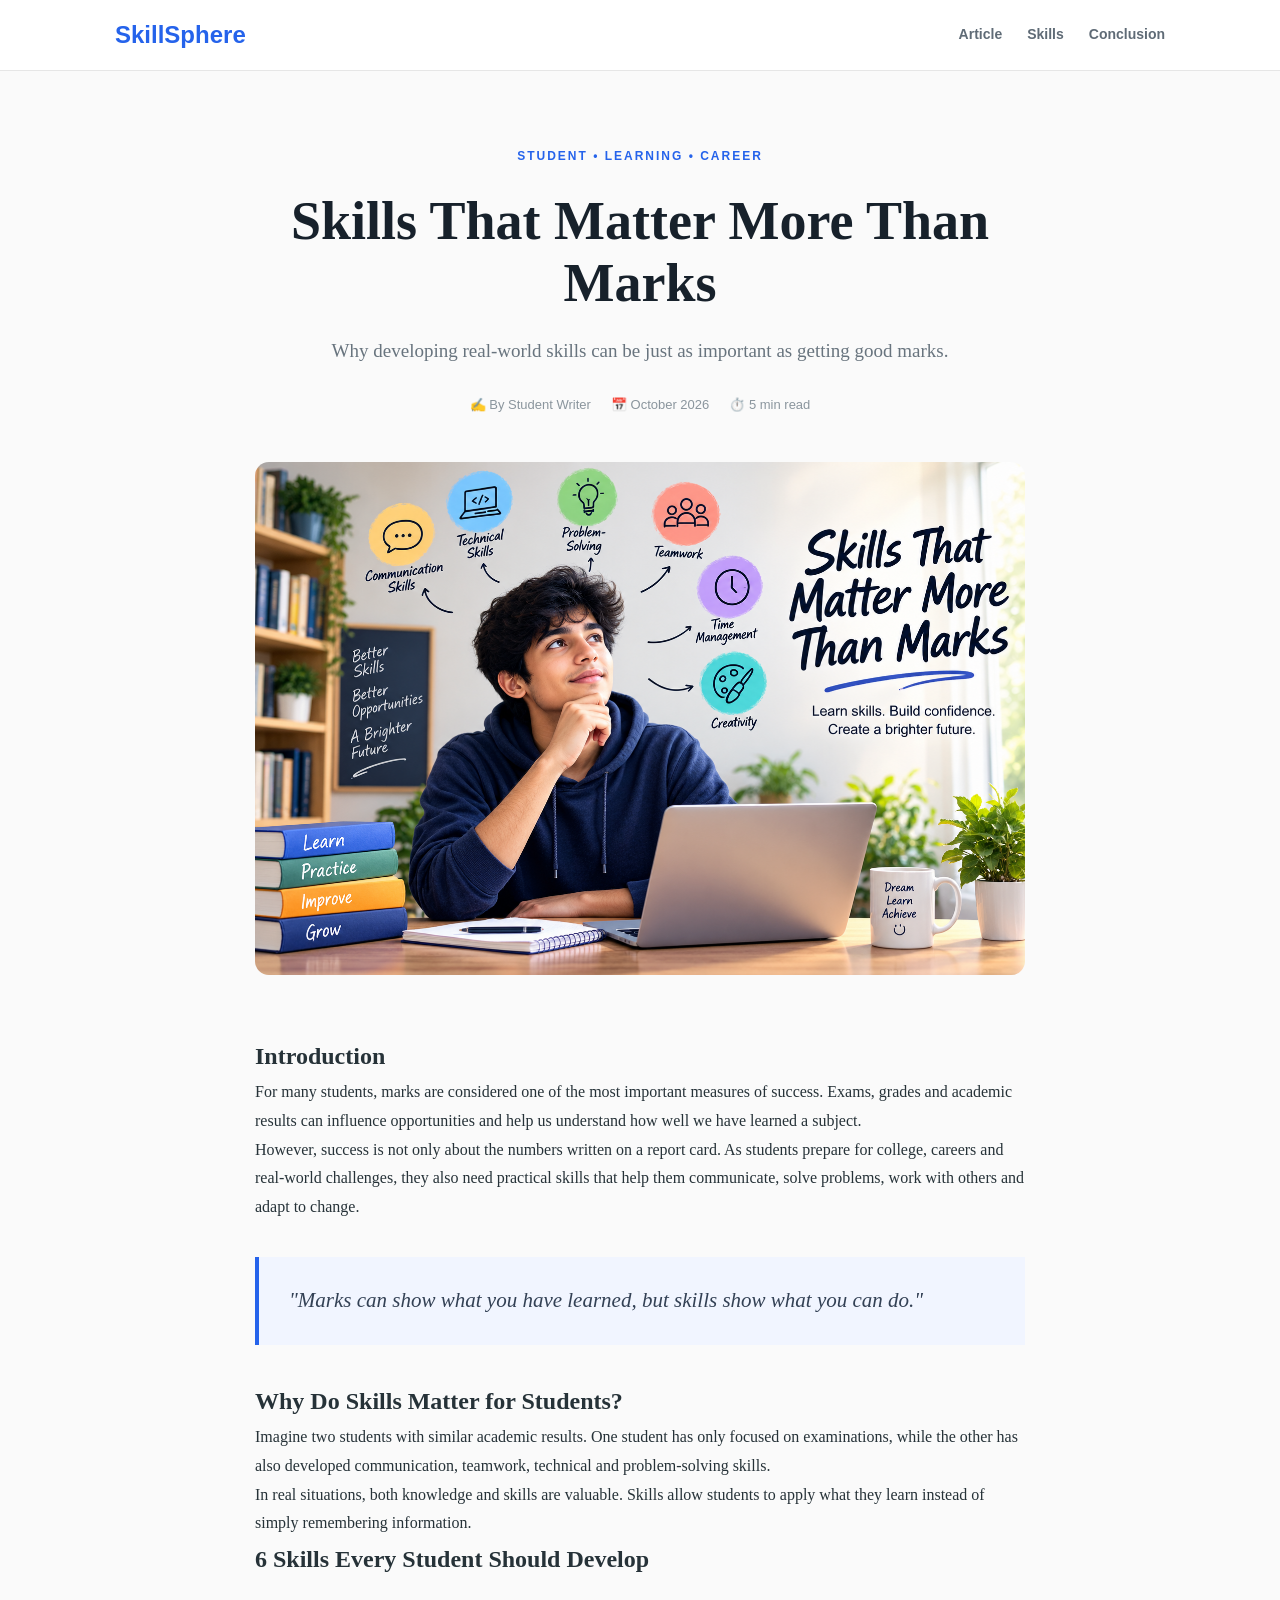
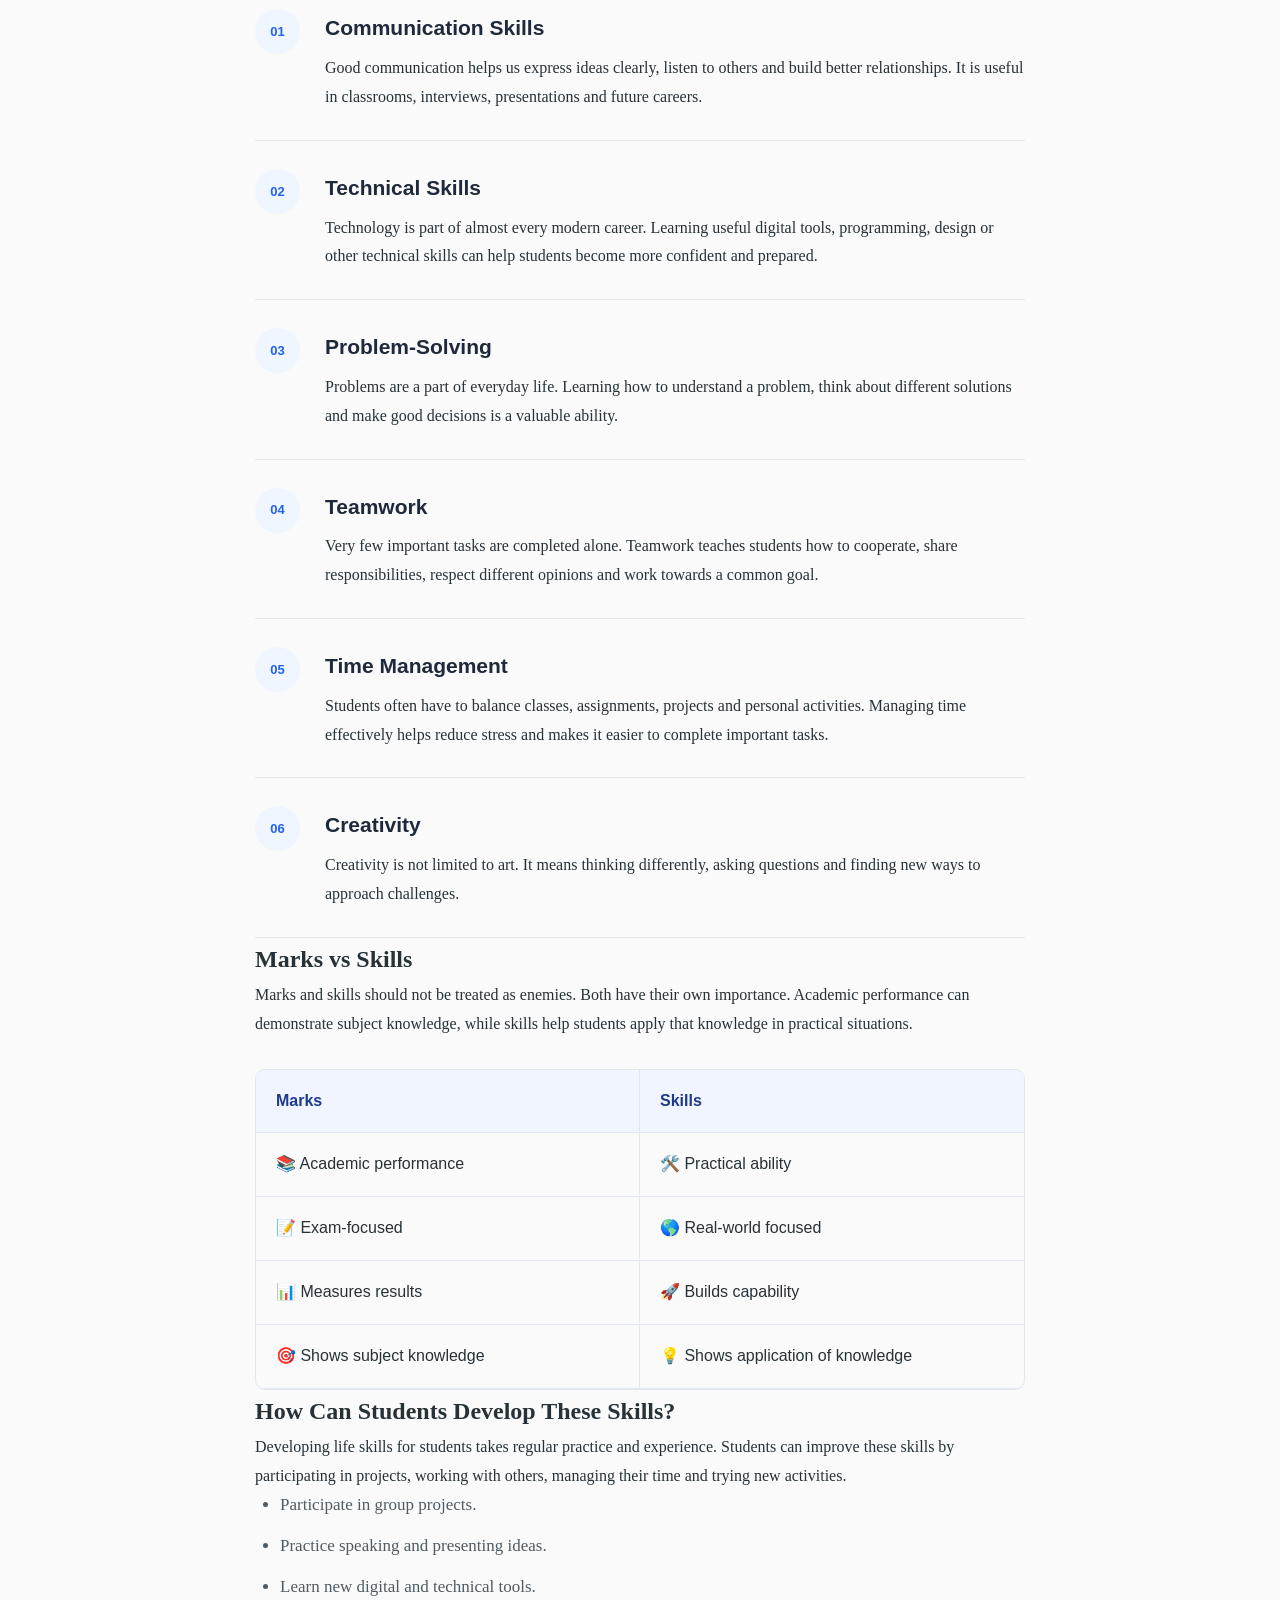
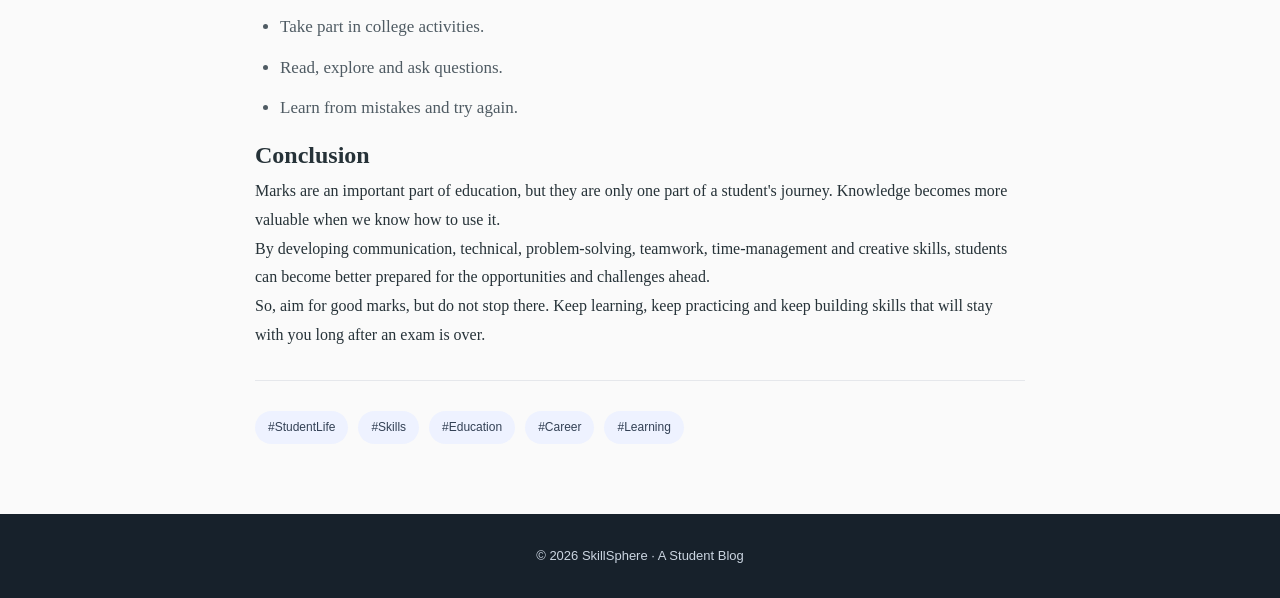
<file: index.html>
<!DOCTYPE html>
<html lang="en">
<head>
    <meta charset="UTF-8">
    <meta name="viewport" content="width=device-width, initial-scale=1.0">
    <meta name="description" content="Discover important skills for students, including communication, problem-solving, teamwork, time management and creativity, and learn why skills matter beyond marks.">

    <title>Skills That Matter More Than Marks: Important Skills for Students</title>

    <link rel="stylesheet" href="style.css">
</head>

<body>

    <!-- Blog Header -->
    <header class="site-header">

        <div class="header-inner">

            <a href="#" class="logo">SkillSphere</a>

            <nav>
                <a href="#article">Article</a>
                <a href="#skills">Skills</a>
                <a href="#conclusion">Conclusion</a>
            </nav>

        </div>

    </header>


    <!-- Main Blog -->
    <main class="blog-container" id="article">

        <!-- Article Header -->
        <article>

            <div class="article-header">

                <span class="category">STUDENT • LEARNING • CAREER</span>

                <h1>
                    Skills That Matter More Than Marks
                </h1>

                <p class="subtitle">
                    Why developing real-world skills can be just as
                    important as getting good marks.
                </p>

                <div class="article-meta">
                    <span>✍️ By Student Writer</span>
                    <span>📅 October 2026</span>
                    <span>⏱️ 5 min read</span>
                </div>

            </div>


            <!-- Featured Image -->
              <div class="featured-image">
              <img src="images/featured.png" alt="Important skills for students beyond marks">
              </div>   

            <!-- Introduction -->
            <section class="article-section">

             <h2>Introduction</h2>

                <p>
                    For many students, marks are considered one of the
                    most important measures of success. Exams, grades and
                    academic results can influence opportunities and help
                    us understand how well we have learned a subject.
                </p>

                <p>
                    However, success is not only about the numbers written
                    on a report card. As students prepare for college,
                    careers and real-world challenges, they also need
                    practical skills that help them communicate, solve
                    problems, work with others and adapt to change.
                </p>

                <blockquote>
                    "Marks can show what you have learned,
                    but skills show what you can do."
                </blockquote>

            </section>


            <!-- Why Skills Matter -->
            <section class="article-section">

                <h2>Why Do Skills Matter for Students?</h2>

                <p>
                    Imagine two students with similar academic results.
                    One student has only focused on examinations, while
                    the other has also developed communication, teamwork,
                    technical and problem-solving skills.
                </p>

                <p>
                    In real situations, both knowledge and skills are
                    valuable. Skills allow students to apply what they
                    learn instead of simply remembering information.
                </p>

            </section>


            <!-- Skills -->
            <section class="article-section" id="skills">

                <h2>6 Skills Every Student Should Develop</h2>


                <div class="skill">

                    <span class="skill-number">01</span>

                    <div>
                        <h3>Communication Skills</h3>

                        <p>
                            Good communication helps us express ideas
                            clearly, listen to others and build better
                            relationships. It is useful in classrooms,
                            interviews, presentations and future careers.
                        </p>
                    </div>

                </div>


                <div class="skill">

                    <span class="skill-number">02</span>

                    <div>
                        <h3>Technical Skills</h3>

                        <p>
                            Technology is part of almost every modern
                            career. Learning useful digital tools,
                            programming, design or other technical skills
                            can help students become more confident and
                            prepared.
                        </p>
                    </div>

                </div>


                <div class="skill">

                    <span class="skill-number">03</span>

                    <div>
                        <h3>Problem-Solving</h3>

                        <p>
                            Problems are a part of everyday life. Learning
                            how to understand a problem, think about
                            different solutions and make good decisions
                            is a valuable ability.
                        </p>
                    </div>

                </div>


                <div class="skill">

                    <span class="skill-number">04</span>

                    <div>
                        <h3>Teamwork</h3>

                        <p>
                            Very few important tasks are completed alone.
                            Teamwork teaches students how to cooperate,
                            share responsibilities, respect different
                            opinions and work towards a common goal.
                        </p>
                    </div>

                </div>


                <div class="skill">

                    <span class="skill-number">05</span>

                    <div>
                        <h3>Time Management</h3>

                        <p>
                            Students often have to balance classes,
                            assignments, projects and personal activities.
                            Managing time effectively helps reduce stress
                            and makes it easier to complete important tasks.
                        </p>
                    </div>

                </div>


                <div class="skill">

                    <span class="skill-number">06</span>

                    <div>
                        <h3>Creativity</h3>

                        <p>
                            Creativity is not limited to art. It means
                            thinking differently, asking questions and
                            finding new ways to approach challenges.
                        </p>
                    </div>

                </div>

            </section>


            <!-- Marks vs Skills -->
            <section class="article-section">

                <h2>Marks vs Skills</h2>

                <p>
                    Marks and skills should not be treated as enemies.
                    Both have their own importance. Academic performance
                    can demonstrate subject knowledge, while skills help
                    students apply that knowledge in practical situations.
                </p>


                <div class="comparison-table">

                    <div class="table-row table-heading">
                        <div>Marks</div>
                        <div>Skills</div>
                    </div>

                    <div class="table-row">
                        <div>📚 Academic performance</div>
                        <div>🛠️ Practical ability</div>
                    </div>

                    <div class="table-row">
                        <div>📝 Exam-focused</div>
                        <div>🌎 Real-world focused</div>
                    </div>

                    <div class="table-row">
                        <div>📊 Measures results</div>
                        <div>🚀 Builds capability</div>
                    </div>

                    <div class="table-row">
                        <div>🎯 Shows subject knowledge</div>
                        <div>💡 Shows application of knowledge</div>
                    </div>

                </div>

            </section>


            <!-- How to Develop Skills -->
            <section class="article-section">

                <h2>How Can Students Develop These Skills?</h2>

                <p>
    Developing life skills for students takes regular practice and experience.
    Students can improve these skills by participating in projects, working
    with others, managing their time and trying new activities.
</p>

                <ul class="tips">

                    <li>Participate in group projects.</li>

                    <li>Practice speaking and presenting ideas.</li>

                    <li>Learn new digital and technical tools.</li>

                    <li>Take part in college activities.</li>

                    <li>Read, explore and ask questions.</li>

                    <li>Learn from mistakes and try again.</li>

                </ul>

            </section>


            <!-- Conclusion -->
            <section class="article-section" id="conclusion">

                <h2>Conclusion</h2>

                <p>
                    Marks are an important part of education, but they
                    are only one part of a student's journey. Knowledge
                    becomes more valuable when we know how to use it.
                </p>

                <p>
                    By developing communication, technical, problem-solving,
                    teamwork, time-management and creative skills, students
                    can become better prepared for the opportunities and
                    challenges ahead.
                </p>

                <p>
                    So, aim for good marks, but do not stop there.
                    Keep learning, keep practicing and keep building
                    skills that will stay with you long after an exam
                    is over.
                </p>

            </section>


            <!-- Tags -->
            <div class="tags">

                <span>#StudentLife</span>
                <span>#Skills</span>
                <span>#Education</span>
                <span>#Career</span>
                <span>#Learning</span>

            </div>

        </article>

    </main>


    <!-- Footer -->
    <footer>

        <p>
            © 2026 SkillSphere · A Student Blog
        </p>

    </footer>

</body>
</html>
</file>
<file: style.css>
/* ------------------------------
   General
------------------------------ */

* {
    margin: 0;
    padding: 0;
    box-sizing: border-box;
}

html {
    scroll-behavior: smooth;
}

body {
    font-family: Georgia, "Times New Roman", serif;
    background: #fafafa;
    color: #263238;
    line-height: 1.8;
}


/* ------------------------------
   Header
------------------------------ */

.site-header {
    background: white;
    border-bottom: 1px solid #e6e6e6;
    position: sticky;
    top: 0;
    z-index: 100;
}

.header-inner {
    max-width: 1100px;
    margin: auto;
    height: 70px;
    padding: 0 25px;

    display: flex;
    align-items: center;
    justify-content: space-between;
}

.logo {
    font-family: Arial, sans-serif;
    font-size: 24px;
    font-weight: bold;
    color: #2563eb;
    text-decoration: none;
}

nav {
    display: flex;
    gap: 25px;
}

nav a {
    font-family: Arial, sans-serif;
    color: #5f6b76;
    text-decoration: none;
    font-size: 14px;
    font-weight: 600;
}

nav a:hover {
    color: #2563eb;
}


/* ------------------------------
   Blog Container
------------------------------ */

.blog-container {
    max-width: 820px;
    margin: auto;
    padding: 70px 25px;
}


/* ------------------------------
   Article Header
------------------------------ */

.article-header {
    text-align: center;
    margin-bottom: 45px;
}

.category {
    font-family: Arial, sans-serif;
    color: #2563eb;
    font-size: 12px;
    font-weight: bold;
    letter-spacing: 2px;
}

.article-header h1 {
    font-size: 54px;
    line-height: 1.15;
    color: #17212b;
    margin: 20px 0;
}

.subtitle {
    max-width: 650px;
    margin: auto;
    color: #68747e;
    font-size: 19px;
}

.article-meta {
    margin-top: 25px;

    display: flex;
    justify-content: center;
    gap: 20px;

    color: #8a959d;
    font-family: Arial, sans-serif;
    font-size: 13px;
}

/* ------------------------------
   Featured Image
------------------------------ */

.featured-image {
    width: 100%;
    margin-bottom: 60px;
    border-radius: 14px;
    overflow: hidden;
    background: #eef2ff;
}

.featured-image img {
    width: 100%;
    height: auto;
    display: block;
}


/* ------------------------------
   Quote
------------------------------ */

blockquote {
    margin: 35px 0;
    padding: 25px 30px;

    border-left: 4px solid #2563eb;

    background: #f1f5ff;

    color: #334155;
    font-size: 21px;
    font-style: italic;
}


/* ------------------------------
   Skills
------------------------------ */

.skill {
    display: flex;
    gap: 25px;

    padding: 28px 0;

    border-bottom: 1px solid #e5e7eb;
}

.skill-number {
    min-width: 45px;
    height: 45px;

    display: flex;
    align-items: center;
    justify-content: center;

    border-radius: 50%;

    background: #eff6ff;
    color: #2563eb;

    font-family: Arial, sans-serif;
    font-weight: bold;
    font-size: 13px;
}

.skill h3 {
    font-family: Arial, sans-serif;
    font-size: 21px;
    color: #1e293b;
    margin-bottom: 7px;
}

.skill p {
    margin-bottom: 0;
}


/* ------------------------------
   Comparison Table
------------------------------ */

.comparison-table {
    margin-top: 30px;
    border: 1px solid #e2e8f0;
    border-radius: 10px;
    overflow: hidden;
    font-family: Arial, sans-serif;
}

.table-row {
    display: grid;
    grid-template-columns: 1fr 1fr;
}

.table-row > div {
    padding: 17px 20px;
    border-bottom: 1px solid #e2e8f0;
}

.table-row > div:first-child {
    border-right: 1px solid #e2e8f0;
}

.table-heading {
    background: #f1f5ff;
    color: #1e3a8a;
    font-weight: bold;
}


/* ------------------------------
   Tips
------------------------------ */

.tips {
    padding-left: 25px;
    color: #4f5b63;
    font-size: 17px;
}

.tips li {
    margin-bottom: 10px;
}


/* ------------------------------
   Tags
------------------------------ */

.tags {
    display: flex;
    flex-wrap: wrap;
    gap: 10px;

    margin-top: 30px;
    padding-top: 30px;

    border-top: 1px solid #e5e7eb;
}

.tags span {
    background: #eef2ff;
    color: #334155;

    padding: 6px 13px;

    border-radius: 20px;

    font-family: Arial, sans-serif;
    font-size: 12px;
}


/* ------------------------------
   Footer
------------------------------ */

footer {
    padding: 30px;
    text-align: center;

    background: #17212b;
    color: #cbd5e1;

    font-family: Arial, sans-serif;
    font-size: 13px;
}


/* ------------------------------
   Mobile
------------------------------ */

@media (max-width: 700px) {

    .header-inner {
        height: auto;
        padding: 18px 20px;

        flex-direction: column;
        gap: 12px;
    }

    nav {
        gap: 15px;
    }

    .blog-container {
        padding: 45px 20px;
    }

    .article-header h1 {
        font-size: 38px;
    }

    .subtitle {
        font-size: 17px;
    }

    .article-meta {
        flex-direction: column;
        gap: 5px;
    }

    .featured-image {
        height: 250px;
    }

    .image-content span {
        font-size: 55px;
    }

    .article-section h2 {
        font-size: 26px;
    }

    .article-section p {
        font-size: 16px;
    }

    .skill {
        gap: 15px;
    }

    .table-row {
        font-size: 14px;
    }

    .table-row > div {
        padding: 13px;
    }
}
</file>
